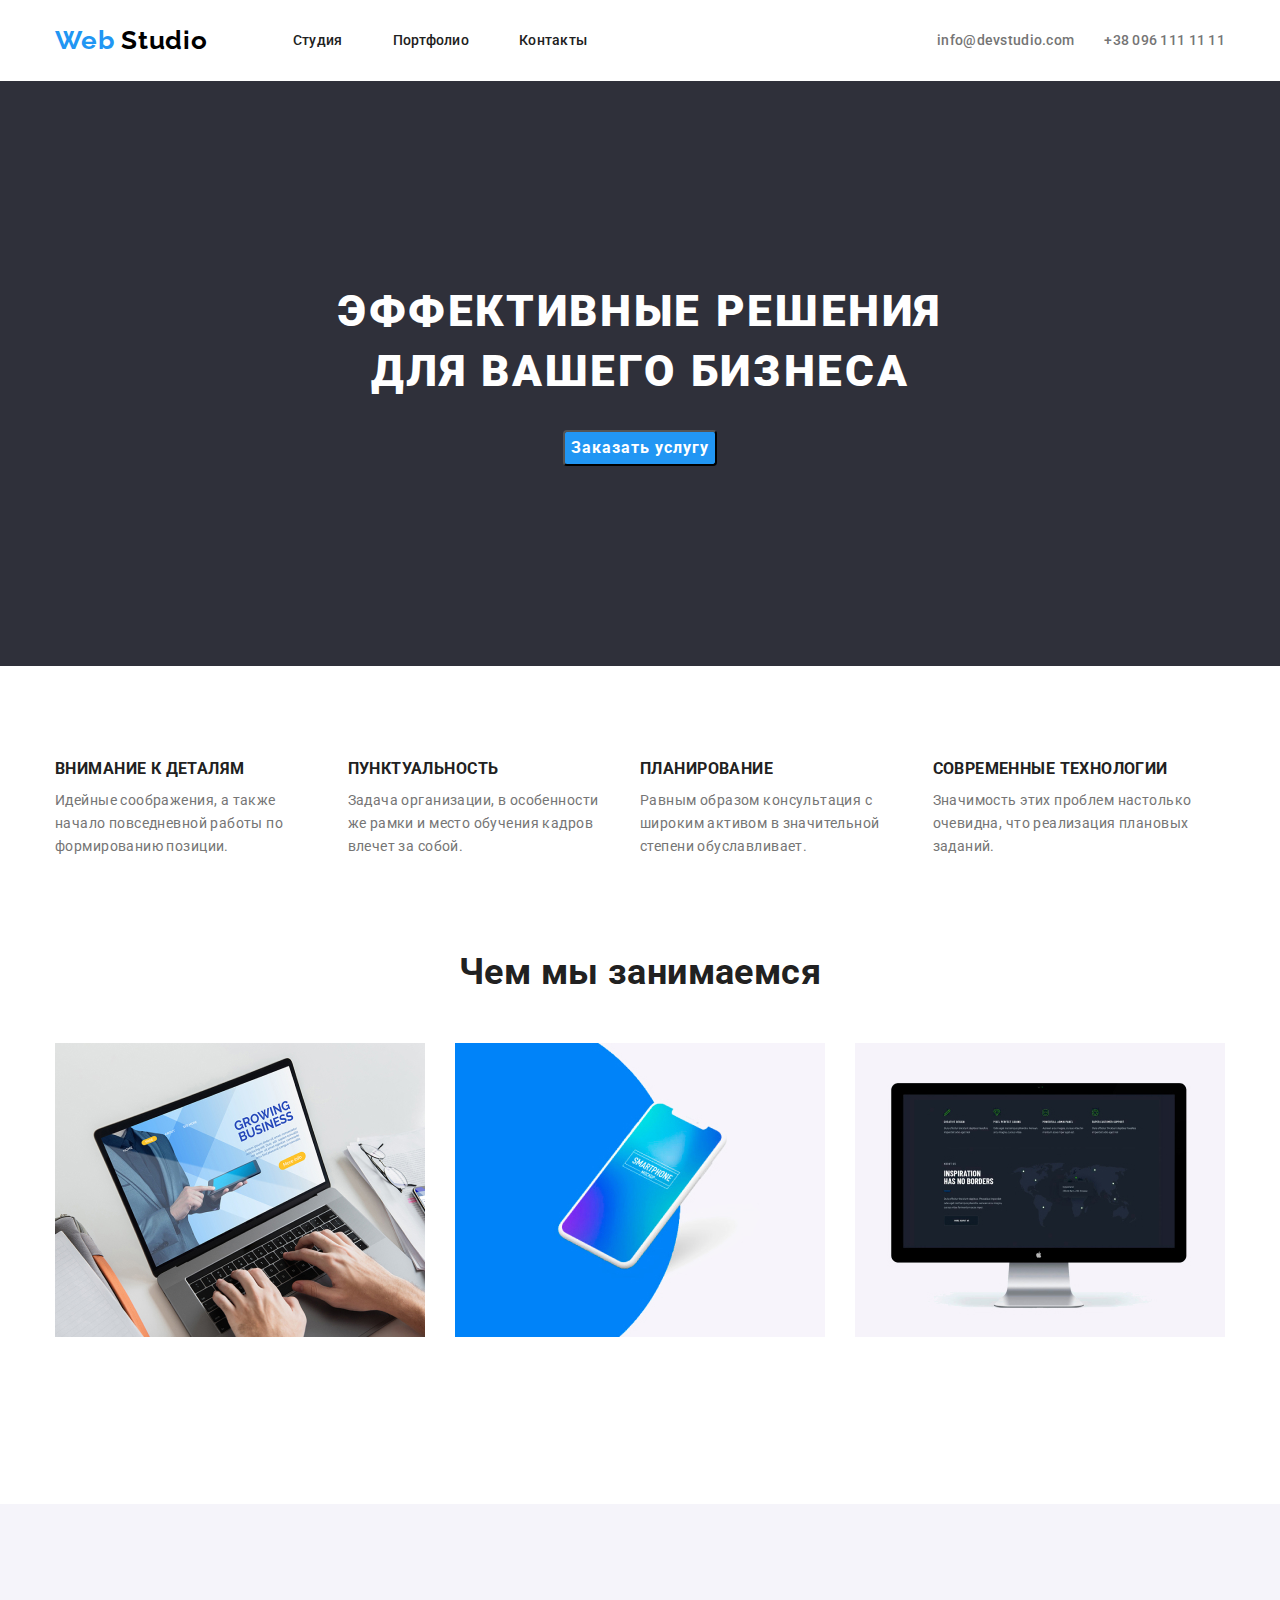
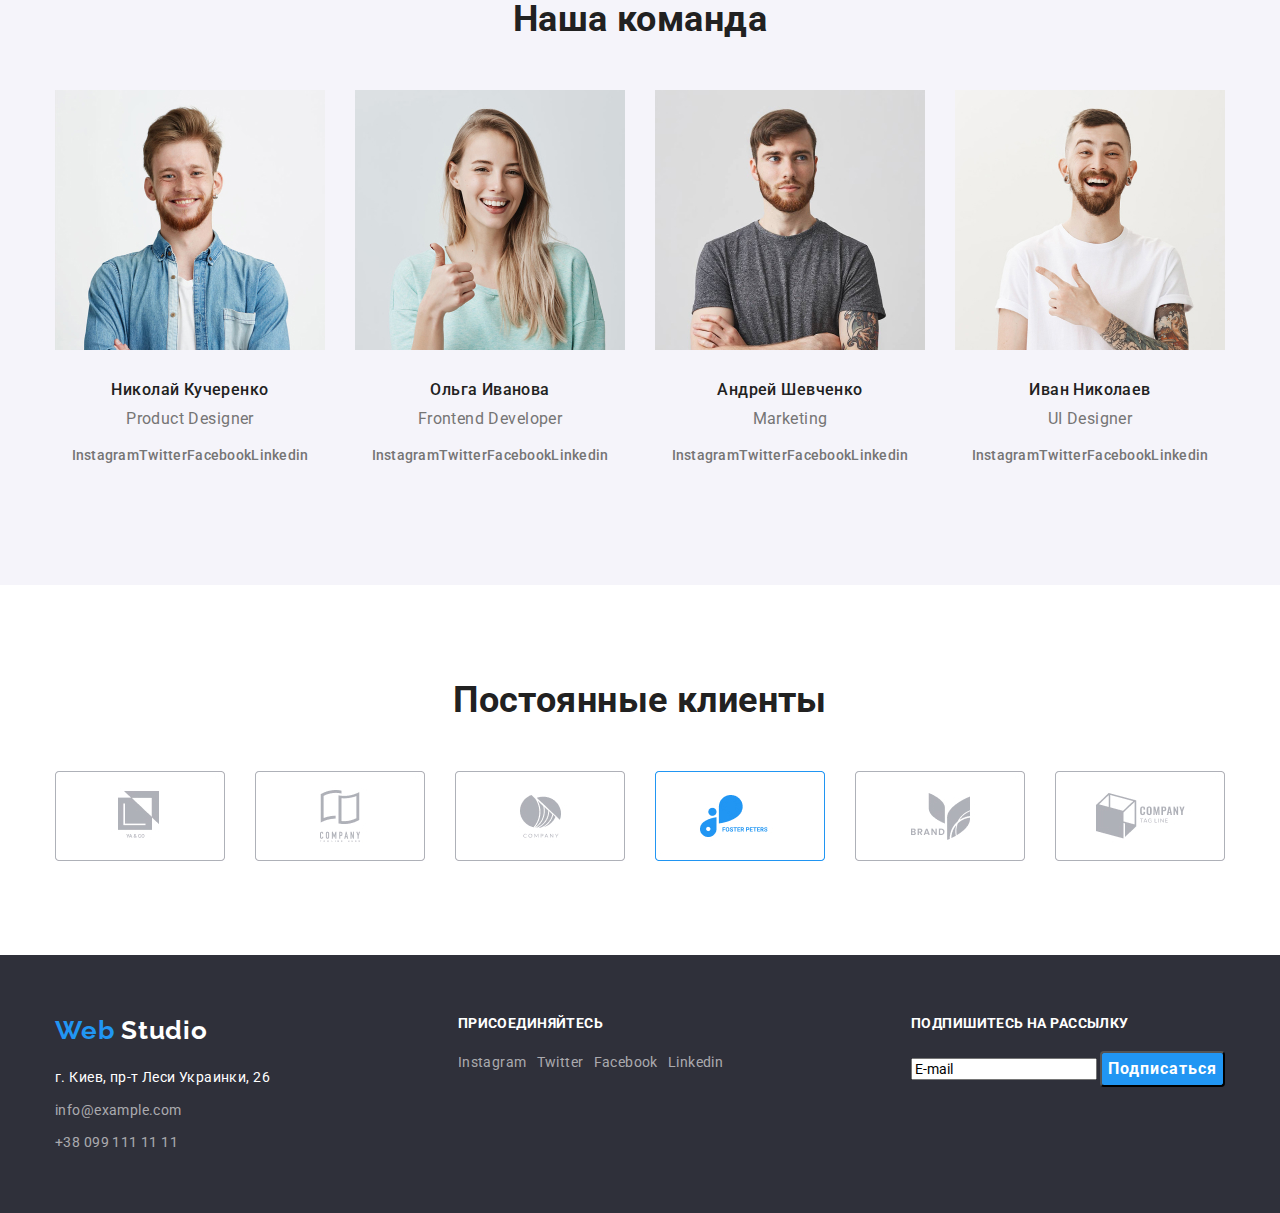
<file: index.html>
<!DOCTYPE html>
<html lang="ru">
  <head>
    <meta charset="UTF-8" />
    <meta name="viewport" content="width=device-width, initial-scale=1.0" />
    <title>Web Studio</title>
    <link
      href="https://fonts.googleapis.com/css2?family=Raleway:wght@700&family=Roboto:wght@400;500;700&display=swap"
      rel="stylesheet"
    />
    <link rel="stylesheet" href="./css/modern-normalize.css" />
    <link rel="stylesheet" href="./css/styles.css" />
  </head>
  <body>
    <header class="page-header">
      <div class="container flexbox">
        <nav class="navigation">
          <a href="index.html" class="logo"
            >Web <span class="logo-span-black">Studio</span></a
          >
          <ul class="unmark menu-list">
            <li class="menu-item">
              <a href="./index.html" class="menu-link">Студия</a>
            </li>
            <li class="menu-item">
              <a href="./portfolio.html" class="menu-link">Портфолио</a>
            </li>
            <li class="menu-item"><a href="" class="menu-link">Контакты</a></li>
          </ul>
        </nav>
        <a
          href="mailto:info@devstudio.com"
          class="contacts-link mail-link-header"
          >info@devstudio.com</a
        >

        <a href="tel:+380961111111" class="contacts-link">
          +38 096 111 11 11
        </a>
      </div>
    </header>
    <main>
      <!-- Hero -->
      <section class="hero">
        <div class="container">
          <h1 class="page-title">
            Эффективные решения<br />для вашего бизнеса
          </h1>
          <button class="button-main">Заказать услугу</button>
        </div>
      </section>
      <!-- Futures -->
      <section class="futures section-futures">
        <div class="container futures-list">
          <h2 hidden>Особенности</h2>
          <ul class="unmark futures-item">
            <li>
              <h3 class="h3-title-features">Внимание к деталям</h3>
              <p class="p-title-features">
                Идейные соображения, а также начало повседневной работы по
                формированию позиции.
              </p>
            </li>
          </ul>
          <ul class="unmark futures-item">
            <li>
              <h3 class="h3-title-features">Пунктуальность</h3>
              <p class="p-title-features">
                Задача организации, в особенности же рамки и место обучения
                кадров влечет за собой.
              </p>
            </li>
          </ul>
          <ul class="unmark futures-item">
            <li>
              <h3 class="h3-title-features">Планирование</h3>
              <p class="p-title-features">
                Равным образом консультация с широким активом в значительной
                степени обуславливает.
              </p>
            </li>
          </ul>
          <ul class="unmark futures-item">
            <li>
              <h3 class="h3-title-features">Современные технологии</h3>
              <p class="p-title-features">
                Значимость этих проблем настолько очевидна, что реализация
                плановых заданий.
              </p>
            </li>
          </ul>
        </div>
      </section>
      <!-- About US -->
      <section class="section">
        <div class="container">
          <h2 class="h2-title">Чем мы занимаемся</h2>
          <ul class="unmark about-us-list">
            <li class="about-us-item">
              <img
                src="./images/img_box_01.jpg"
                width="370"
                height="294"
                alt="Десктопные приложения"
              />
              <h3 class="h3-title-working">Десктопные приложения</h3>
            </li>
            <li class="about-us-item">
              <img
                src="./images/img_box_02.jpg"
                width="370"
                height="294"
                alt="Мобильные приложения"
              />
              <h3 class="h3-title-working">Мобильные приложения</h3>
            </li>
            <li class="about-us-item">
              <img
                src="./images/img_box_03.jpg"
                width="370"
                height="294"
                alt="Дизайнерские решения"
              />
              <h3 class="h3-title-working">Дизайнерские решения</h3>
            </li>
          </ul>
        </div>
      </section>
      <!-- TEAM -->
      <section class="team-box section">
        <div class="container">
          <h2 class="h2-title">Наша команда</h2>
          <ul class="unmark team-list">
            <li class="team-item">
              <img
                src="./images/team_card_1.jpg"
                width="270"
                height="260"
                alt="Николай Кучеренко"
              />
              <h3 class="h3-title-team">Николай Кучеренко</h3>
              <p class="p-title-team">Product Designer</p>
              <ul class="unmark social-list">
                <li>
                  <a href="#" class="contacts-link"><span>Instagram</span></a>
                </li>
                <li>
                  <a href="#" class="contacts-link"><span>Twitter</span></a>
                </li>
                <li>
                  <a href="#" class="contacts-link"><span>Facebook</span></a>
                </li>
                <li>
                  <a href="#" class="contacts-link"><span>Linkedin</span></a>
                </li>
              </ul>
            </li>
            <li class="team-item">
              <img
                src="./images/team_card_2.jpg"
                width="270"
                height="260"
                alt="Ольга Иванова"
              />
              <h3 class="h3-title-team">Ольга Иванова</h3>
              <p class="p-title-team">Frontend Developer</p>
              <ul class="unmark social-list">
                <li>
                  <a href="#" class="contacts-link"><span>Instagram</span></a>
                </li>
                <li>
                  <a href="#" class="contacts-link"><span>Twitter</span></a>
                </li>
                <li>
                  <a href="#" class="contacts-link"><span>Facebook</span></a>
                </li>
                <li>
                  <a href="#" class="contacts-link"><span>Linkedin</span></a>
                </li>
              </ul>
            </li>
            <li class="team-item">
              <img
                src="./images/team_card_3.jpg"
                width="270"
                height="260"
                alt="Андрей Шевченко"
              />
              <h3 class="h3-title-team">Андрей Шевченко</h3>
              <p class="p-title-team">Marketing</p>
              <ul class="unmark social-list">
                <li>
                  <a href="#" class="contacts-link"><span>Instagram</span></a>
                </li>
                <li>
                  <a href="#" class="contacts-link"><span>Twitter</span></a>
                </li>
                <li>
                  <a href="#" class="contacts-link"><span>Facebook</span></a>
                </li>
                <li>
                  <a href="#" class="contacts-link"><span>Linkedin</span></a>
                </li>
              </ul>
            </li>
            <li class="team-item">
              <img
                src="./images/team_card_4.jpg"
                width="270"
                height="260"
                alt="Иван Николаев"
              />
              <h3 class="h3-title-team">Иван Николаев</h3>
              <p class="p-title-team">UI Designer</p>
              <ul class="unmark social-list">
                <li>
                  <a href="#" class="contacts-link"><span>Instagram</span></a>
                </li>
                <li>
                  <a href="#" class="contacts-link"><span>Twitter</span></a>
                </li>
                <li>
                  <a href="#" class="contacts-link"><span>Facebook</span></a>
                </li>
                <li>
                  <a href="#" class="contacts-link"><span>Linkedin</span></a>
                </li>
              </ul>
            </li>
          </ul>
        </div>
      </section>
      <!-- CLIENTS -->
      <section class="clients-box section">
        <div class="container">
          <h2 class="h2-title">Постоянные клиенты</h2>
          <ul class="unmark clients-list">
            <li class="clients-item">
              <a
                href="#"
                class="contacts-link"
                target="_blank"
                rel="noopener noreferrer"
                ><span><img src="./images/client-1.jpg" alt="" /></span
              ></a>
            </li>
            <li class="clients-item">
              <a
                href="#"
                class="contacts-link"
                target="_blank"
                rel="noopener noreferrer"
                ><span><img src="./images/client-2.jpg" alt="" /></span
              ></a>
            </li>
            <li class="clients-item">
              <a
                href="#"
                class="contacts-link"
                target="_blank"
                rel="noopener noreferrer"
                ><span><img src="./images/client-3.jpg" alt="" /></span
              ></a>
            </li>
            <li class="clients-item">
              <a
                href="#"
                class="contacts-link"
                target="_blank"
                rel="noopener noreferrer"
                ><span><img src="./images/client-4.jpg" alt="" /></span
              ></a>
            </li>
            <li class="clients-item">
              <a
                href="#"
                class="contacts-link"
                target="_blank"
                rel="noopener noreferrer"
                ><span><img src="./images/client-5.jpg" alt="" /></span
              ></a>
            </li>
            <li class="clients-item">
              <a
                href="#"
                class="contacts-link"
                target="_blank"
                rel="noopener noreferrer"
                ><span><img src="./images/client-6.jpg" alt="" /></span
              ></a>
            </li>
          </ul>
        </div>
      </section>
    </main>
    <!-- FOOTER -->
    <footer class="footer-bg">
      <div class="container footer-box">
        <!-- Секція футера 1 -->
        <div class="footer-item">
          <a href="index.html" class="logo logo-footer-position"
              >Web <span class="logo-span-white">Studio</span></a
              >
          <address class="address-list">   
          <ul class="unmark">       
            <li class="address-item">
              <a href="#" class="address-link">г. Киев, пр-т Леси Украинки, 26</a>
            </li>
            <li class="address-item">
              <a href="mailto:info@example.com" class="contacts-link-footer"
                >info@example.com</a
              >
            </li>
            <li class="address-item">
              <a href="tel:+380991111111" class="contacts-link-footer">
               +38 099 111 11 11
              </a>
            </li>
          </ul>
        </address> 
        </div>
        <!-- Секція футера 2 -->
        <div class="footer-item">
          <b class="b-footer">присоединяйтесь</b>
          <ul class="unmark social-list-footer">
            <li class="social-item-footer">
              <a
                href="#"
                target="_blank"
                rel="noopener noreferrer"
                class="contacts-link-footer"
                ><span>Instagram</span></a
              >
            </li>
            <li class="social-item-footer">
              <a
                href="#"
                target="_blank"
                rel="noopener noreferrer"
                class="contacts-link-footer"
                ><span>Twitter</span></a
              >
            </li>
            <li class="social-item-footer">
              <a
                href="#"
                target="_blank"
                rel="noopener noreferrer"
                class="contacts-link-footer"
                ><span>Facebook</span></a
              >
            </li>
            <li class="social-item-footer">
              <a
                href="#"
                target="_blank"
                rel="noopener noreferrer"
                class="contacts-link-footer"
                ><span>Linkedin</span></a
              >
            </li>
          </ul>
        </div>
        <!-- Секція футера 3 -->
        <div class="footer-item">
          <b class="b-footer">подпишитесь на рассылку</b>
          <input type="email" name="login" value="E-mail">
          <button class="button-main">Подписаться</button>
        </div>
      </div>
    </footer>
  </body>
</html>
</file>
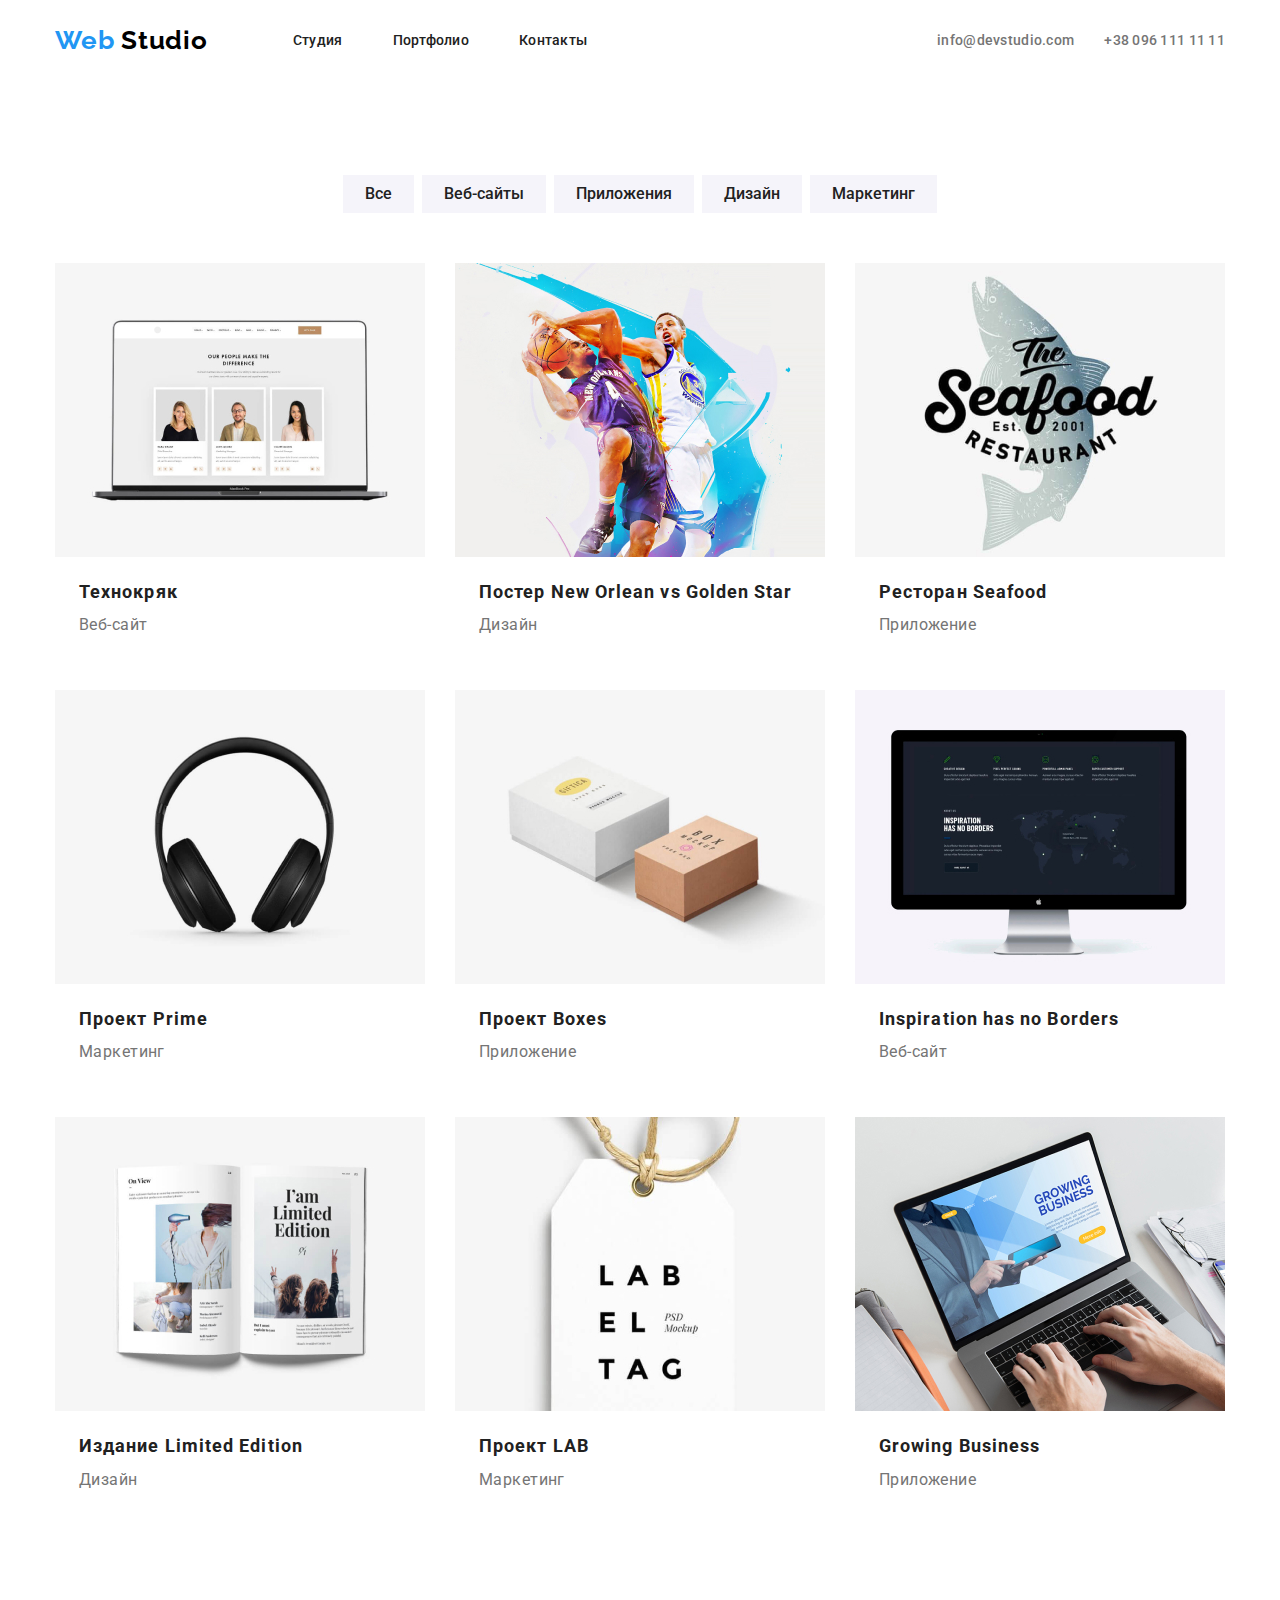
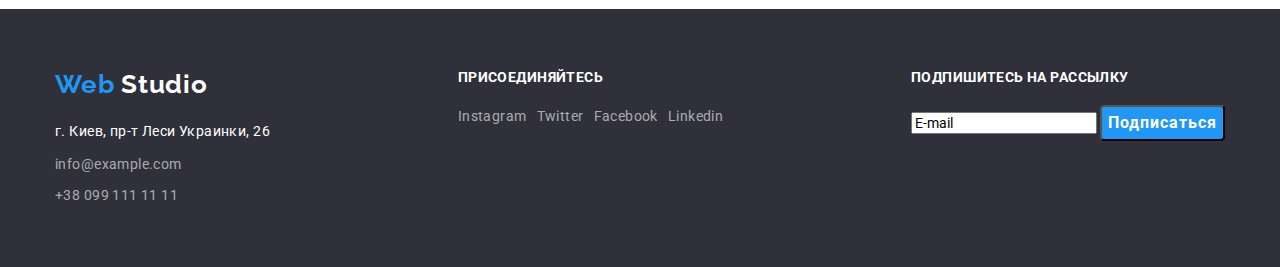
<file: portfolio.html>
<!DOCTYPE html>
<html lang="ru">
  <head>
    <meta charset="UTF-8" />
    <meta name="viewport" content="width=device-width, initial-scale=1.0" />
    <title>Portfolio</title>
    <link
      href="https://fonts.googleapis.com/css2?family=Raleway:wght@700&family=Roboto:wght@400;500;700&display=swap"
      rel="stylesheet"
    />
    <link rel="stylesheet" href="./css/modern-normalize.css" />
    <link rel="stylesheet" href="./css/styles.css" />
  </head>
  <body>
    <header class="page-header">
      <div class="container flexbox">
        <nav class="navigation">
          <a href="index.html" class="logo"
            >Web <span class="logo-span-black">Studio</span></a
          >
          <ul class="unmark menu-list">
            <li class="menu-item">
              <a href="./index.html" class="menu-link">Студия</a>
            </li>
            <li class="menu-item">
              <a href="./portfolio.html" class="menu-link">Портфолио</a>
            </li>
            <li class="menu-item"><a href="" class="menu-link">Контакты</a></li>
          </ul>
        </nav>
        <a
          href="mailto:info@devstudio.com"
          class="contacts-link mail-link-header"
          >info@devstudio.com</a
        >

        <a href="tel:+380961111111" class="contacts-link">
          +38 096 111 11 11
        </a>
      </div>
    </header>
    <!-- PORTFOLIO -->
    <main>
      <section class="section">
        <h1 hidden>Проэкты</h1>
        <div class="container">
        <ul class="unmark portfolio-filter-list">
          <li class="portfolio-filter-item"><button type="button" class="button-portfolio">Все</button></li>
          <li class="portfolio-filter-item">
            <button type="button" class="button-portfolio">Веб-сайты</button>
          </li>
          <li class="portfolio-filter-item">
            <button type="button" class="button-portfolio">Приложения</button>
          </li>
          <li class="portfolio-filter-item">
            <button type="button" class="button-portfolio">Дизайн</button>
          </li>
          <li class="portfolio-filter-item">
            <button type="button" class="button-portfolio">Маркетинг</button>
          </li>
        </ul>
        <ul class="unmark portfolio-list-work">
          <li class="portfolio-item-work">
            <a href="" class="portfolio-link"
              ><img
                src="./images/potrfolio-img-01.jpg"
                width="370"
                height="294"
                alt="Вэб-сайт Технокряк"
              />
              <div class="portfolio-descript">
              <h2 class="h2-portfolio">Технокряк</h2>
              <p class="p-portfolio-short">Веб-сайт</p>
              <p class="p-portfolio-long">
                Технокряк это современная площадка распространения коронавируса.
                Компании используют эту платформу для цифрового шпионажа и атак
                на защищённые сервера конкурентов.
              </p>
            </div>
            </a>
          </li>
          <li class="portfolio-item-work">
            <a href="" class="portfolio-link"
              ><img
                src="./images/potrfolio-img-02.jpg"
                width="370"
                height="294"
                alt="New Orlean vs Golden Star"
              />
              <div class="portfolio-descript">
              <h2 class="h2-portfolio">Постер New Orlean vs Golden Star</h2>
              <p class="p-portfolio-short">Дизайн</p>
              <p class="p-portfolio-long">
                Технокряк это современная площадка распространения коронавируса.
                Компании используют эту платформу для цифрового шпионажа и атак
                на защищённые сервера конкурентов.
              </p>
            </div>
            </a>
          </li>
          <li class="portfolio-item-work">
            <a href="" class="portfolio-link"
              ><img
                src="./images/potrfolio-img-03.jpg"
                width="370"
                height="294"
                alt="Ресторан Seafood"
              />
              <div class="portfolio-descript">
              <h2 class="h2-portfolio">Ресторан Seafood</h2>
              <p class="p-portfolio-short">Приложение</p>
              <p class="p-portfolio-long">
                Технокряк это современная площадка распространения коронавируса.
                Компании используют эту платформу для цифрового шпионажа и атак
                на защищённые сервера конкурентов.
              </p>
            </div>
            </a>
          </li>
          <li class="portfolio-item-work">
            <a href="" class="portfolio-link"
              ><img
                src="./images/potrfolio-img-04.jpg"
                width="370"
                height="294"
                alt="Проект Prime"
              />
              <div class="portfolio-descript">
              <h2 class="h2-portfolio">Проект Prime</h2>
              <p class="p-portfolio-short">Маркетинг</p>
              <p class="p-portfolio-long">
                Технокряк это современная площадка распространения коронавируса.
                Компании используют эту платформу для цифрового шпионажа и атак
                на защищённые сервера конкурентов.
              </p>
            </div>
            </a>
          </li>
          <li class="portfolio-item-work">
            <a href="" class="portfolio-link"
              ><img
                src="./images/potrfolio-img-05.jpg"
                width="370"
                height="294"
                alt="Проект Boxes"
              />
              <div class="portfolio-descript">
              <h2 class="h2-portfolio">Проект Boxes</h2>
              <p class="p-portfolio-short">Приложение</p>
              <p class="p-portfolio-long">
                Технокряк это современная площадка распространения коронавируса.
                Компании используют эту платформу для цифрового шпионажа и атак
                на защищённые сервера конкурентов.
              </p>
            </div>
            </a>
          </li>
          <li class="portfolio-item-work">
            <a href="" class="portfolio-link"
              ><img
                src="./images/potrfolio-img-06.jpg"
                width="370"
                height="294"
                alt="Inspiration has no Borders"
              />
              <div class="portfolio-descript">
              <h2 class="h2-portfolio">Inspiration has no Borders</h2>
              <p class="p-portfolio-short">Веб-сайт</p>
              <p class="p-portfolio-long">
                Технокряк это современная площадка распространения коронавируса.
                Компании используют эту платформу для цифрового шпионажа и атак
                на защищённые сервера конкурентов.
              </p>
            </div>
            </a>
          </li>
          <li class="portfolio-item-work">
            <a href="" class="portfolio-link"
              ><img
                src="./images/potrfolio-img-07.jpg"
                width="370"
                height="294"
                alt="Inspiration has no Borders"
              />
              <div class="portfolio-descript">
              <h2 class="h2-portfolio">Издание Limited Edition</h2>
              <p class="p-portfolio-short">Дизайн</p>
              <p class="p-portfolio-long">
                Технокряк это современная площадка распространения коронавируса.
                Компании используют эту платформу для цифрового шпионажа и атак
                на защищённые сервера конкурентов.
              </p>
            </div>
            </a>
          </li>
          <li class="portfolio-item-work">
            <a href="" class="portfolio-link"
              ><img
                src="./images/potrfolio-img-08.jpg"
                width="370"
                height="294"
                alt="Проект LAB"
              />
              <div class="portfolio-descript">
              <h2 class="h2-portfolio">Проект LAB</h2>
              <p class="p-portfolio-short">Маркетинг</p>
              <p class="p-portfolio-long">
                Технокряк это современная площадка распространения коронавируса.
                Компании используют эту платформу для цифрового шпионажа и атак
                на защищённые сервера конкурентов.
              </p>
            </div>
            </a>
          </li>
          <li class="portfolio-item-work">
            <a href="" class="portfolio-link"
              ><img
                src="./images/potrfolio-img-09.jpg"
                width="370"
                height="294"
                alt="Growing Business"
              />
              <div class="portfolio-descript">
              <h2 class="h2-portfolio">Growing Business</h2>
              <p class="p-portfolio-short">Приложение</p>
              <p class="p-portfolio-long">
                Технокряк это современная площадка распространения коронавируса.
                Компании используют эту платформу для цифрового шпионажа и атак
                на защищённые сервера конкурентов.
              </p>
            </div>
            </a>
          </li>
        </ul>
      </div>
      </section>
    </main>
    <!-- FOOTER -->
    <footer class="footer-bg">
      <div class="container footer-box">
        <!-- Секція футера 1 -->
        <div class="footer-item">
          <a href="index.html" class="logo logo-footer-position"
              >Web <span class="logo-span-white">Studio</span></a
              >
          <address class="address-list">   
          <ul class="unmark">       
            <li class="address-item">
              <a href="#" class="address-link">г. Киев, пр-т Леси Украинки, 26</a>
            </li>
            <li class="address-item">
              <a href="mailto:info@example.com" class="contacts-link-footer"
                >info@example.com</a
              >
            </li>
            <li class="address-item">
              <a href="tel:+380991111111" class="contacts-link-footer">
               +38 099 111 11 11
              </a>
            </li>
          </ul>
        </address> 
        </div>
        <!-- Секція футера 2 -->
        <div class="footer-item">
          <b class="b-footer">присоединяйтесь</b>
          <ul class="unmark social-list-footer">
            <li class="social-item-footer">
              <a
                href="#"
                target="_blank"
                rel="noopener noreferrer"
                class="contacts-link-footer"
                ><span>Instagram</span></a
              >
            </li>
            <li class="social-item-footer">
              <a
                href="#"
                target="_blank"
                rel="noopener noreferrer"
                class="contacts-link-footer"
                ><span>Twitter</span></a
              >
            </li>
            <li class="social-item-footer">
              <a
                href="#"
                target="_blank"
                rel="noopener noreferrer"
                class="contacts-link-footer"
                ><span>Facebook</span></a
              >
            </li>
            <li class="social-item-footer">
              <a
                href="#"
                target="_blank"
                rel="noopener noreferrer"
                class="contacts-link-footer"
                ><span>Linkedin</span></a
              >
            </li>
          </ul>
        </div>
        <!-- Секція футера 3 -->
        <div class="footer-item">
          <b class="b-footer">подпишитесь на рассылку</b>
          <input type="email" name="login" value="E-mail">
          <button class="button-main">Подписаться</button>
        </div>
      </div>
    </footer>
  </body>
</html>
</file>
<file: css/styles.css>
:root {
  --accent-color: #2196f3; /* акцентуючий колір для hover / logo */
  --background-footer: #2f303a; /* колір фону в футері */
  --background-team-box: #f5f4fa; /* колір фону "Наша команда" */
  --background-body: #ffffff; /* колір фону сторінки */
  --white-color: #ffffff; /* світлі надписи текстом */
  --black-color: #212121; /* чорний текст */
  --gray-color: #757575; /* сірий текст */
  --footer-link-color: rgba(
    255,
    255,
    255,
    0.6
  ); /* прозорий колір лінків футера */
}

body {
  font-family: "Roboto", sans-serif;
  font-style: normal;
  font-weight: normal;
  font-size: 14px;
  line-height: 1.625;
  letter-spacing: 0.03em;
  color: var(--gray-color);
  background: var(--background-body);
}

.container {
  width: 1200px;
  padding-left: 15px;
  padding-right: 15px;
  margin-left: auto;
  margin-right: auto;
  /* outline: 2px solid violet; */
}

.page-header {
  padding: 25px 0;
}

.logo {
  font-family: "Raleway", sans-serif;
  font-style: normal;
  font-weight: bold;
  font-size: 26px;
  line-height: 1.192;
  letter-spacing: 0.03em;
  color: var(--accent-color);
  text-decoration: none;
}

.logo-span-black {
  color: #000000;
  margin-right: 85px;
}

.logo-span-white {
  color: var(--white-color);
}

.unmark {
  list-style: none;
  padding: 0;
  margin: 0;
}

.navigation {
  display: flex;
  align-items: center;
  margin-right: auto;
}

.menu-list {
  display: flex;
}

.menu-item:not(:last-child) {
  margin-right: 50px;
}

.flexbox {
  display: flex;
  justify-content: flex-end;
  align-items: center;
}

.menu-link {
  font-weight: 500;
  line-height: 1.143;
  letter-spacing: 0.02em;
  color: var(--black-color);
  text-decoration: none;
}

.menu-link:hover,
.menu-link:focus {
  color: var(--accent-color);
}

.contacts-link {
  font-weight: 500;
  font-size: 14px;
  line-height: 1.143;
  letter-spacing: 0.02em;
  color: var(--gray-color);
  text-decoration: none;
}

.contacts-link:hover,
.contacts-link:focus {
  color: var(--accent-color);
}

.mail-link-header {
  margin-right: 30px;
}

.contacts-link-footer {
  line-height: 1, 714;
  color: var(--footer-link-color);
  text-decoration: none;
}

.contacts-link-footer:hover,
.contacts-link-footer:focus {
  color: var(--accent-color);
}

.address-link {
  line-height: 1.714;
  color: var(--white-color);
  text-decoration: none;
}

.address-link:hover,
.address-link:focus {
  color: var(--accent-color);
}

.section {
  padding-top: 94px;
  padding-bottom: 94px;
}

.section-futures {
  padding-top: 94px;
  padding-bottom: 0;
}

.hero {
  display: flex;
  text-align: center;
  padding-top: 200px;
  padding-bottom: 200px;
  background: var(--background-footer);
}


.page-title {  
  margin-top: 0;
  margin-bottom: 30;
  font-weight: 900;
  font-size: 44px;
  line-height: 1.364;
  text-align: center;
  letter-spacing: 0.06em;
  text-transform: uppercase;
  color: var(--white-color);
  /* background: var(--background-footer); тільки для відладки. видалити */
}

.button-main {
  font-weight: bold;
  font-size: 16px;
  line-height: 1.875;
  display: inline-block;
  align-items: center;
  text-align: center;
  letter-spacing: 0.06em;
  color: var(--white-color);
  background: var(--accent-color);
  border-radius: 4px;
}

.button-portfolio {
  padding: 6px 22px;
  font-weight: 500;
  font-size: 16px;
  line-height: 1.625;
  text-align: center;
  color: var(--black-color);
  background-color: #f5f4fa;
  border: none;
  /* background: var(--accent-color); */
  /* border-radius: 4px;  */
}

/* .button-portfolio {
  padding: 6px 22px;
  background-color: #f5f4fa;
  color: var(--title-text-color);
  font-weight: 500;
  font-size: 16px;
  line-height: 1.5;
  text-align: center;
  border: none; */



.button-portfolio:hover,
.button-portfolio:focus {
  color: var(--white-color);
  background: var(--accent-color);
}

.h2-title {
  margin-top: 0;
  margin-bottom: 50px;
  font-weight: bold;
  font-size: 36px;
  line-height: 1.167;
  text-align: center;
  color: var(--black-color);
}

.h3-title-features {
  margin-top: 0;
  margin-bottom: 10px;
  font-weight: bold;
  line-height: 1.143;
  text-transform: uppercase;
  color: var(--black-color);
}

.p-title-features {
  margin-top: 0;
  margin-bottom: 0;
  }

.futures-list {
  display: flex;
}

.futures-item {
  width: calc((100% - 30px * 3) / 4);
  margin-right: 30px;
}

.about-us-list {
  display: flex;
}

.about-us-item {
  width: calc((100% - 30px * 2) / 3);
  margin-right: 30px;
}

.h3-title-working {
  margin-top: 0;
  margin-bottom: 0;
  padding-top: 27px;
  padding-bottom: 27px;
  font-weight: bold;
  line-height: 1.143;
  text-align: center;
  text-transform: uppercase;
  color: var(--white-color);
}

.h3-title-team {
  margin-top: 30px;
  margin-bottom: 10px;
  font-weight: 500;
  font-size: 16px;
  line-height: 1.188;
  text-align: center;
  color: var(--black-color);
}

.b-footer {
  display: block;
  margin-bottom: 20px;
  font-weight: bold;
  line-height: 1.143;
  text-transform: uppercase;
  color: var(--white-color);
}

.team-box {
  background: var(--background-team-box);
}

.p-title-team {
  margin-top: 0;
  margin-bottom: 16px;
  font-size: 16px;
  line-height: 1.188;
  text-align: center;
}

.team-list {
  display: flex;
  flex-wrap: wrap;
}

.team-item {
  width: calc((100% - 30px * 3) / 4);
  margin-right: 30px;
}

.team-item:nth-child(4n) {
  margin-right: 0;
}

.clients-list {
  display: flex;
  flex-wrap: wrap;
}

.clients-item {
  width: calc((100% - 30px * 5) / 6);
  margin-right: 30px;
}

.clients-item:nth-child(6n) {
  margin-right: 0;
}

.social-list {
  display: flex;
  padding-bottom: 24px;
  justify-content: center;
}

.social-item:not(:last-child) {
  margin-right: 10px;
}

.footer-bg {
  background: var(--background-footer);
}

.footer-box {
  display: flex;
  justify-content: space-between;
  padding-top: 60px;
  padding-bottom: 60px;
}

.footer-item {
  /* width: calc((100% - 30px * 2) / 3); */
}

.address-list {
  font-style: normal;
}

.address-item:not(:last-child) {
  margin-bottom: 9px;
}

.logo-footer-position {
  display: block;
  margin-bottom: 20px;
}

.social-list-footer {
  display: flex;
  /* padding-bottom: 24px; */
  /* justify-content: center; */
}

.social-item-footer:not(:last-child) {
  margin-right: 10px;
}

.h2-portfolio {
  margin-top: 0;
  margin-bottom: 4px;
  font-weight: bold;
  font-size: 18px;
  line-height: 2x;
  letter-spacing: 0.06em;
  color: var(--black-color);
}

.p-portfolio-short {
  margin-top: 0;
  margin-bottom: 0;
  font-size: 16px;
  line-height: 1.875;
  color: var(--gray-color);
}

.p-portfolio-long {
  font-size: 16px;
  line-height: 1.556;
  color: var(--white-color);
  display: none; /*  Приховані параграфи */
}

.portfolio-link {
  text-decoration: none;
}

.portfolio-link:hover,
.portfolio-link:focus {
  color: var(--accent-color);
}

img {
  display: block;
}

.portfolio-list-work {
  display: flex;
  flex-wrap: wrap;

}

.portfolio-item-work {
  width: calc((100% - 30px * 2) / 3);  
  margin-right: 30px;
  margin-bottom: 30px;

}

.portfolio-item-work:nth-child(3n) {
  margin-right: 0;
}

.portfolio-item-work:nth-last-child(-n + 3) {
  margin-bottom: 0;
}

.portfolio-descript {
  padding-top: 20px;
  padding-bottom: 20px;
  padding-left: 24px;
  padding-right: 24px;
}

.portfolio-filter-list {
  display: flex;
  justify-content: center;
  margin-bottom: 50px;
}

.portfolio-filter-item:not(:last-child) {
  margin-right: 8px;
}
</file>
